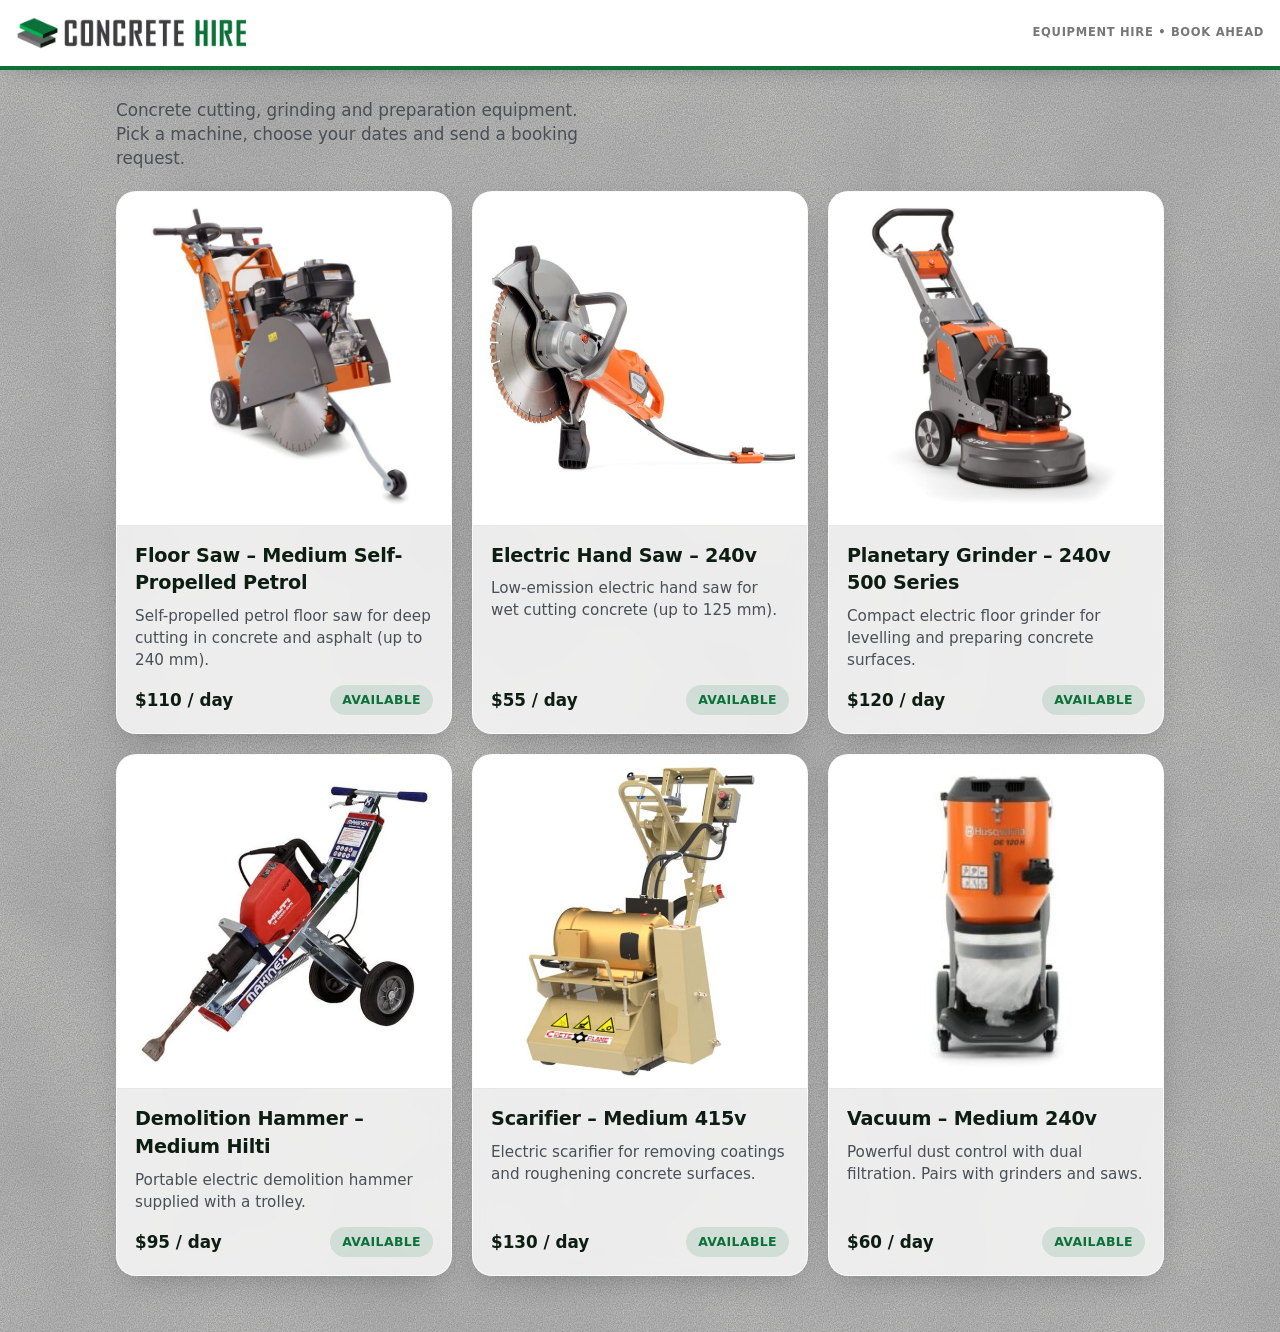
<file: index.html>
<!DOCTYPE html>
<html lang="en-AU">
<head>
<meta charset="utf-8">
<meta name="viewport" content="width=device-width, initial-scale=1">
<title>Concrete Hire – Book a machine</title>
<link rel="icon" href="img/logo.png">
<link rel="stylesheet" href="styles.css">
</head>
<body>
<header class="hdr">
  <img class="logo" src="img/logo.png" alt="Concrete Hire">
  <p class="tag">Equipment hire &bull; Book ahead</p>
</header>
<main>
  <p class="intro">Concrete cutting, grinding and preparation equipment. Pick a machine, choose your dates and send a booking request.</p>
  <p id="status" class="status" role="status">Loading machines…</p>
  <div id="grid" class="grid"></div>
</main>

<div id="overlay" class="overlay" hidden>
  <form id="form" class="sheet" novalidate>
    <button type="button" id="close" class="close" aria-label="Close">×</button>
    <h2 id="formTitle"></h2>
    <p id="formRate" class="rate"></p>
    <label>Customer name<input id="name" type="text" autocomplete="name"></label>
    <label>Phone<input id="phone" type="tel" autocomplete="tel"></label>
    <label>Start date<input id="start" type="date"></label>
    <label>End date<input id="end" type="date"></label>
    <label>Delivery or Pickup
      <select id="method"><option>Pickup</option><option>Delivery</option></select></label>
    <label>Notes<textarea id="notes" rows="3"></textarea></label>
    <p id="error" class="error" role="alert"></p>
    <button type="submit" class="btn">Send booking request</button>
    <p class="hint">This opens your email app. Press send to complete your request.</p>
  </form>
</div>
<script src="app.js"></script>
</body>
</html>
</file>
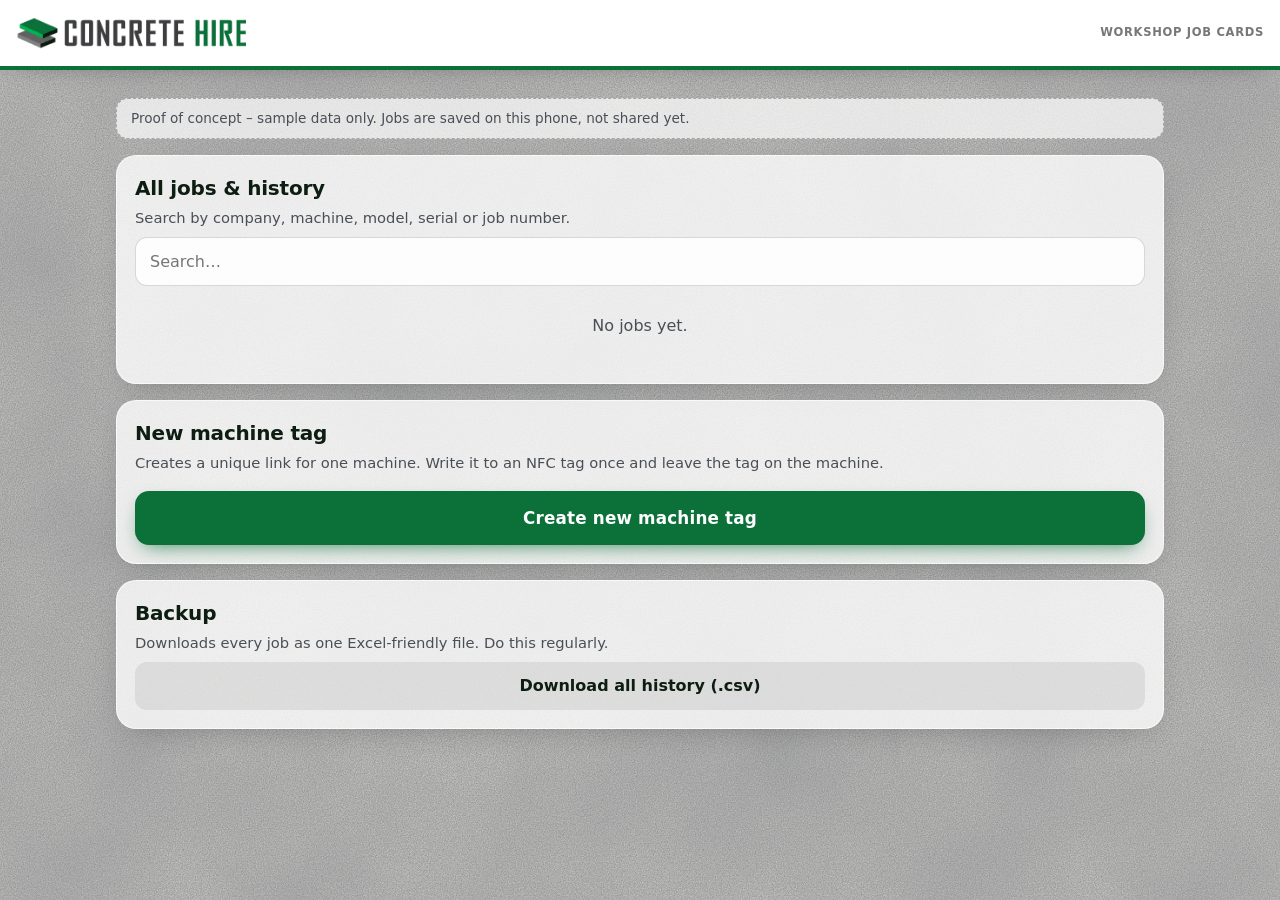
<file: jobs/index.html>
<!DOCTYPE html>
<html lang="en-AU">
<head>
<meta charset="utf-8">
<meta name="viewport" content="width=device-width, initial-scale=1">
<title>Workshop job cards – Concrete Hire</title>
<link rel="icon" href="../img/logo.png">
<link rel="stylesheet" href="../styles.css">
<link rel="stylesheet" href="jobs.css">
</head>
<body>
<header class="hdr">
  <a href="./" class="logolink"><img class="logo" src="../img/logo.png" alt="Concrete Hire"></a>
  <p class="tag">Workshop job cards</p>
</header>
<main>
  <p class="poc">Proof of concept &ndash; sample data only. Jobs are saved on this phone, not shared yet.</p>
  <div id="app"></div>
</main>
<script src="jobs.js"></script>
</body>
</html>
</file>
<file: styles.css>
:root{
  --ink:#0d1d12;--ink2:#4a4f56;--mute:#7b8088;
  --acc:#0c7039;--acc-d:#095a2e;--grey:#777;--ok:#12a150;
  --line:rgba(22,24,27,.10);--card:rgba(255,255,255,.78);
  --r:20px;
  --noise:url("data:image/svg+xml,%3Csvg xmlns='http://www.w3.org/2000/svg' width='260' height='260'%3E%3Cfilter id='n'%3E%3CfeTurbulence type='fractalNoise' baseFrequency='.85' numOctaves='3' stitchTiles='stitch'/%3E%3CfeColorMatrix values='0 0 0 0 .1  0 0 0 0 .1  0 0 0 0 .1  0 0 0 .55 0'/%3E%3C/filter%3E%3Crect width='100%25' height='100%25' filter='url(%23n)'/%3E%3C/svg%3E");
  --blotch:url("data:image/svg+xml,%3Csvg xmlns='http://www.w3.org/2000/svg' width='900' height='900'%3E%3Cfilter id='b'%3E%3CfeTurbulence type='fractalNoise' baseFrequency='.006' numOctaves='3' seed='7'/%3E%3CfeColorMatrix values='0 0 0 0 .25  0 0 0 0 .25  0 0 0 0 .27  0 0 0 .5 -.12'/%3E%3C/filter%3E%3Crect width='100%25' height='100%25' filter='url(%23b)'/%3E%3C/svg%3E");
}
*{box-sizing:border-box}
html{-webkit-text-size-adjust:100%}
body{
  margin:0;min-height:100vh;color:var(--ink);line-height:1.45;
  font-family:ui-sans-serif,system-ui,-apple-system,"Segoe UI",Roboto,Helvetica,Arial,sans-serif;
  background:var(--blotch),var(--noise),#cfd0cd;
}
/* header */
.hdr{display:flex;align-items:center;gap:16px;padding:16px 16px;background:#fff;border-bottom:4px solid var(--acc);box-shadow:0 6px 24px -14px rgba(0,0,0,.45)}
.logo{display:block;width:230px;max-width:100%;height:auto;aspect-ratio:548/80;flex:0 1 auto;min-width:0}
.tag{margin:0 0 0 auto;color:var(--grey);font-weight:600;letter-spacing:.06em;text-transform:uppercase;font-size:.72rem;text-align:right}
@media(max-width:520px){.tag{display:none}}
main{max-width:1080px;margin:0 auto;padding:28px 16px 56px}
.intro{margin:0 0 20px;font-size:1.05rem;color:var(--ink2);max-width:46ch}
.status{text-align:center;color:var(--ink2)}
/* cards */
.grid{display:grid;gap:20px;grid-template-columns:1fr}
@media(min-width:600px){.grid{grid-template-columns:repeat(2,1fr)}}
@media(min-width:920px){.grid{grid-template-columns:repeat(3,1fr)}}
.card{
  display:flex;flex-direction:column;text-align:left;width:100%;padding:0;overflow:hidden;
  font:inherit;color:inherit;cursor:pointer;min-height:48px;
  background:var(--card);border:1px solid rgba(255,255,255,.7);border-radius:var(--r);
  box-shadow:0 1px 0 rgba(255,255,255,.8) inset,0 10px 30px -12px rgba(20,22,26,.35);
  -webkit-backdrop-filter:blur(8px);backdrop-filter:blur(8px);
  transition:transform .18s ease,box-shadow .18s ease;
}
.card:hover,.card:focus-visible{transform:translateY(-4px);box-shadow:0 1px 0 rgba(255,255,255,.8) inset,0 18px 38px -14px rgba(20,22,26,.45);outline:none}
.card:focus-visible{outline:3px solid var(--acc);outline-offset:2px}
.card.out{cursor:not-allowed}
.card.out:hover{transform:none}
.card.out img{filter:grayscale(1);opacity:.5}
.card img{
  width:100%;aspect-ratio:1/1;display:block;object-fit:contain;
  background:#fff;padding:12px;
  border-bottom:1px solid var(--line);
}
.body{padding:16px 18px 18px;display:flex;flex-direction:column;gap:8px;flex:1}
.body h3{margin:0;font-size:1.2rem;font-weight:750;letter-spacing:-.01em}
.body p{margin:0;font-size:.95rem;color:var(--ink2);flex:1}
.row{display:flex;justify-content:space-between;align-items:center;margin-top:6px;gap:8px}
.price{font-weight:800;font-size:1.05rem}
.badge{padding:6px 12px;border-radius:99px;font-size:.78rem;font-weight:700;letter-spacing:.03em;text-transform:uppercase}
.badge.ok{background:rgba(12,112,57,.12);color:#0c7039}
.badge.no{background:rgba(22,24,27,.08);color:var(--mute)}
/* booking sheet */
.overlay{position:fixed;inset:0;background:rgba(14,15,18,.6);-webkit-backdrop-filter:blur(6px);backdrop-filter:blur(6px);display:flex;align-items:flex-end;justify-content:center;z-index:10}
.overlay[hidden]{display:none}
.sheet{
  position:relative;width:100%;max-width:520px;max-height:92vh;overflow-y:auto;overflow-x:hidden;padding:24px 18px 26px;
  background:#f4f4f2;
  border-radius:24px 24px 0 0;box-shadow:0 -20px 60px rgba(0,0,0,.35);
  border-top:4px solid var(--acc);
}
@media(min-width:600px){.overlay{align-items:center}.sheet{border-radius:24px}}
.sheet h2{margin:0 44px 2px 0;font-size:1.5rem;letter-spacing:-.02em}
.rate{margin:0 0 6px;color:var(--ink2);font-weight:600}
.close{position:absolute;top:10px;right:10px;width:44px;height:44px;font-size:1.8rem;line-height:1;background:rgba(22,24,27,.07);color:var(--ink);border:0;border-radius:50%;cursor:pointer}
.close:hover{background:rgba(22,24,27,.14)}
label{display:block;font-weight:650;font-size:.9rem;margin-top:14px;color:var(--ink)}
input,select,textarea{
  display:block;width:100%;max-width:100%;min-width:0;-webkit-appearance:none;appearance:none;margin-top:6px;padding:12px 14px;min-height:48px;
  font:inherit;font-size:16px;font-weight:400;color:var(--ink);
  background:rgba(255,255,255,.85);border:1.5px solid rgba(22,24,27,.16);border-radius:12px;
}
input:focus,select:focus,textarea:focus{outline:none;border-color:var(--ink);box-shadow:0 0 0 4px rgba(12,112,57,.28)}
.btn{color:#fff;
  width:100%;margin-top:18px;min-height:54px;font:inherit;font-size:1.05rem;font-weight:800;letter-spacing:.01em;
  background:var(--acc);border:0;border-radius:14px;cursor:pointer;
  box-shadow:0 8px 20px -8px rgba(12,112,57,.8);transition:transform .12s ease,background .12s ease;
}
.btn:hover{background:var(--acc-d)}.btn:active{transform:scale(.985)}
.error{color:#b3162e;font-weight:650;min-height:1.2em;margin:12px 0 0}
.hint{text-align:center;font-size:.85rem;color:var(--mute);margin:10px 0 0}
@media(prefers-reduced-motion:reduce){*{transition:none!important}}

.sheet form,.sheet label{min-width:0;max-width:100%}
input[type=date]{text-align:left;-webkit-min-logical-width:0;min-height:48px}
input[type=date]::-webkit-date-and-time-value{text-align:left;min-width:0}
select{background-image:linear-gradient(45deg,transparent 50%,#555 50%),linear-gradient(135deg,#555 50%,transparent 50%);background-position:calc(100% - 20px) 55%,calc(100% - 14px) 55%;background-size:6px 6px;background-repeat:no-repeat;padding-right:36px}
</file>
<file: jobs/jobs.css>
.poc{margin:0 0 16px;padding:10px 14px;border-radius:12px;background:rgba(255,255,255,.7);border:1px dashed rgba(13,29,18,.3);font-size:.85rem;color:var(--ink2)}
.logolink{display:block;line-height:0;min-width:0}
.panel{background:var(--card);border:1px solid rgba(255,255,255,.7);border-radius:var(--r);padding:18px;margin:0 0 16px;box-shadow:0 10px 30px -14px rgba(20,22,26,.35)}
.panel h2{margin:0 0 4px;font-size:1.25rem;letter-spacing:-.01em}
.panel h3{margin:18px 0 6px;font-size:1rem}
.muted{color:var(--ink2);margin:0 0 8px;font-size:.92rem}
.pill{display:inline-block;padding:5px 11px;border-radius:99px;font-size:.72rem;font-weight:800;letter-spacing:.04em;text-transform:uppercase;background:rgba(13,29,18,.08);color:var(--ink2)}
.pill.received{background:#fde9c8;color:#8a5a00}.pill.diagnosing{background:#d9e8fb;color:#16478a}
.pill.ready{background:rgba(12,112,57,.16);color:#0c7039}.pill.quoted{background:#e4e4e4;color:#555}
.grid2{display:grid;gap:0 12px;grid-template-columns:1fr}
@media(min-width:560px){.grid2{grid-template-columns:1fr 1fr}}
textarea{resize:vertical}
.item{border:1.5px solid rgba(13,29,18,.14);border-radius:16px;padding:14px;margin:12px 0;background:rgba(255,255,255,.55)}
.item h4{margin:0 0 2px;font-size:1rem}
.part{display:grid;gap:8px;grid-template-columns:1fr;padding:10px 0;border-top:1px dashed rgba(13,29,18,.18)}
@media(min-width:560px){.part{grid-template-columns:2fr 1.2fr 90px 44px}}
.part input{margin-top:0}
.x{min-height:48px;border:0;border-radius:12px;background:rgba(13,29,18,.07);font-size:1.3rem;cursor:pointer}
.btn2{display:inline-block;min-height:48px;padding:12px 18px;font:inherit;font-weight:700;color:var(--ink);background:rgba(13,29,18,.08);border:0;border-radius:12px;cursor:pointer;text-decoration:none;text-align:center}
.btn2:hover{background:rgba(13,29,18,.15)}
.btn{display:block;text-align:center;text-decoration:none}
.actions{display:flex;flex-wrap:wrap;gap:10px;margin-top:14px}.actions>*{flex:1 1 180px}
.portal{display:inline-block;margin:6px 0 0;font-size:.9rem;font-weight:650;color:var(--acc)}
table.sum{width:100%;border-collapse:collapse;font-size:.92rem;margin:6px 0}
table.sum th,table.sum td{text-align:left;padding:6px 8px;border-bottom:1px solid var(--line);vertical-align:top}
table.sum th{width:38%;color:var(--ink2);font-weight:650}
.partsum{width:100%;border-collapse:collapse;font-size:.9rem}
.partsum th,.partsum td{text-align:left;padding:6px 6px;border-bottom:1px solid var(--line)}
.jobrow{display:flex;justify-content:space-between;align-items:center;gap:10px;padding:12px 0;border-top:1px solid var(--line);color:inherit;text-decoration:none}
.jobrow:first-of-type{border-top:0}.jobrow b{display:block}.jobrow small{color:var(--ink2)}
.taglink{word-break:break-all;background:#fff;border:1px solid var(--line);border-radius:10px;padding:10px;font-family:ui-monospace,Menlo,monospace;font-size:.82rem}
.empty{color:var(--ink2);text-align:center;padding:12px 0}
.ok{color:var(--acc);font-weight:650}
.steps{display:flex;gap:6px;margin:10px 0 2px;flex-wrap:wrap}
.partwrap{border-top:1px dashed rgba(13,29,18,.18)}
.partwrap .part{border-top:0;padding-bottom:2px}
.chk{display:flex;align-items:center;gap:8px;margin:2px 0 10px;font-size:.85rem;font-weight:500;color:var(--ink2)}
.chk input{width:20px;height:20px;min-height:0;margin:0;-webkit-appearance:auto;appearance:auto}
.sugg{border:1.5px solid rgba(13,29,18,.16);border-radius:12px;background:#fff;margin:2px 0 8px;overflow:hidden;box-shadow:0 10px 24px -12px rgba(0,0,0,.4)}
.sugg[hidden]{display:none}
.sugg button{display:block;width:100%;text-align:left;border:0;border-bottom:1px solid var(--line);background:#fff;padding:10px 12px;font:inherit;font-size:.9rem;cursor:pointer;min-height:48px}
.sugg button:hover,.sugg button:focus{background:rgba(12,112,57,.08);outline:none}
.sugg small{display:block;color:var(--ink2);margin-top:2px}
.sugg .more{margin:0;padding:8px 12px;font-size:.8rem;color:var(--ink2)}
.browse{margin:4px 0 12px;font-size:1rem}
.browser h2{margin-bottom:0}.crumbs{margin:4px 0 10px;font-size:.85rem;color:var(--ink2)}
.back{margin:0 0 10px;min-height:44px;padding:8px 16px}
.bfilter{margin:0 0 10px}
.blist{display:grid;gap:8px}
.folder,.partbtn{display:flex;justify-content:space-between;align-items:center;gap:12px;width:100%;text-align:left;min-height:52px;padding:12px 14px;font:inherit;font-size:.95rem;color:var(--ink);background:#fff;border:1.5px solid rgba(13,29,18,.14);border-radius:14px;cursor:pointer}
.folder{font-weight:700}.folder small{flex:none;background:rgba(12,112,57,.12);color:#0c7039;border-radius:99px;padding:3px 10px;font-weight:700}
.folder:hover,.partbtn:hover{border-color:var(--acc);background:rgba(12,112,57,.05)}
.partbtn{flex-direction:column;align-items:flex-start;gap:2px}.partbtn small{color:var(--ink2)}
</file>
